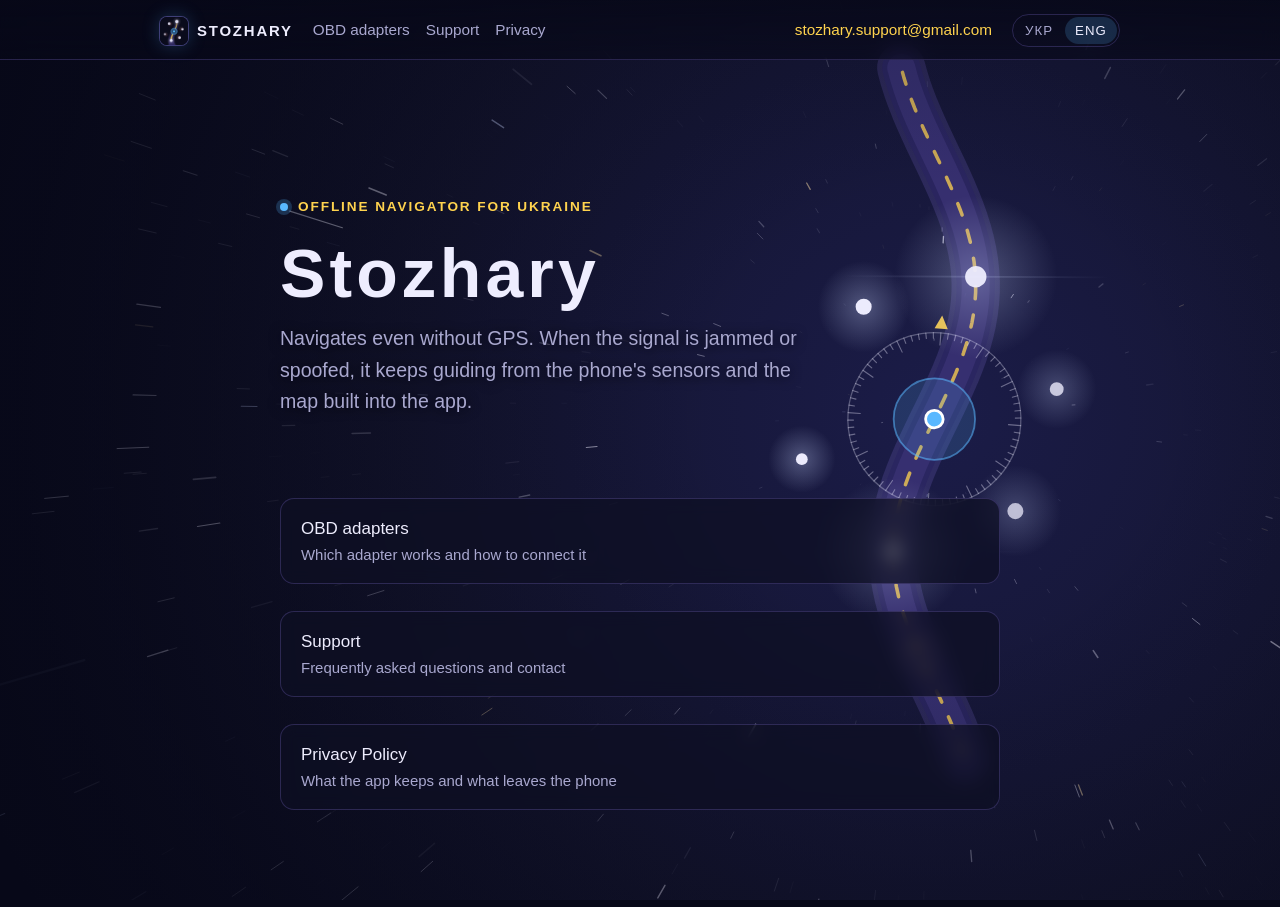
<file: index.html>
<!doctype html>
<html lang="uk">
<head>
<meta charset="utf-8">
<meta name="viewport" content="width=device-width,initial-scale=1">
<title>Stozhary</title>
<meta name="description" content="Stozhary — навігатор, що працює і без GPS.">
<meta name="theme-color" content="#12132B">
<link rel="alternate" hreflang="uk" href="https://structuredwriter.github.io/stozhary-site/">
<link rel="alternate" hreflang="en" href="https://structuredwriter.github.io/stozhary-site/en/">
<link rel="alternate" hreflang="x-default" href="https://structuredwriter.github.io/stozhary-site/en/">
<script>
(function(){var c;try{c=localStorage.getItem('stozhary-lang')}catch(e){}
if(location.hash==='#en')c='en';
if(!c){var ls=navigator.languages||[navigator.language||''],uk=false;for(var i=0;i<ls.length;i++){if(/^uk/i.test(ls[i]))uk=true}
c=(uk||/^(ru|be)/i.test(ls[0]||''))?'uk':'en'}
if(c==='en')location.replace('en/'+(location.hash==='#en'?'':location.hash))})();
</script>
<link rel="icon" href="assets/favicon.svg" type="image/svg+xml">
<link rel="icon" href="assets/favicon-32.png" sizes="32x32" type="image/png">
<link rel="apple-touch-icon" href="assets/apple-touch-icon.png">
<meta property="og:image" content="https://structuredwriter.github.io/stozhary-site/assets/icon-512.png">
<link rel="stylesheet" href="assets/site.css">
</head>
<body>
<canvas id="sky" data-focus="side" aria-hidden="true"></canvas>
<header class="top">
<a class="logo" href=""><img class="mark" src="assets/icon-64.png" alt="" width="28" height="28">Stozhary</a>
<nav aria-label="Розділи"><a href="adapters/">OBD-адаптери</a><a href="support/">Підтримка</a><a href="privacy/">Конфіденційність</a></nav>
<div class="langs"><span aria-current="true">УКР</span><a href="en/" hreflang="en" lang="en" data-lang="en">ENG</a></div>
<a class="mail" href="mailto:stozhary.support@gmail.com">stozhary.support@gmail.com</a>
</header>
<main>
<section class="hero">
<div class="brand">Офлайн-навігатор для України</div>
<h1>Stozhary</h1>
<p>Навігатор, що працює і без GPS. Коли сигнал глушать або підміняють, веде за датчиками телефона й мапою, яка вже є в застосунку.</p>
</section>
<ul class="links">
<li><a href="adapters/">OBD-адаптери<span>Який адаптер підходить і як його підключити</span></a></li>
<li><a href="support/">Підтримка<span>Часті запитання й контакт</span></a></li>
<li><a href="privacy/">Політика конфіденційності<span>Що застосунок зберігає і що виходить за межі телефона</span></a></li>
</ul>
</main>
<script src="assets/sky.js"></script>
</body>
</html>
</file>
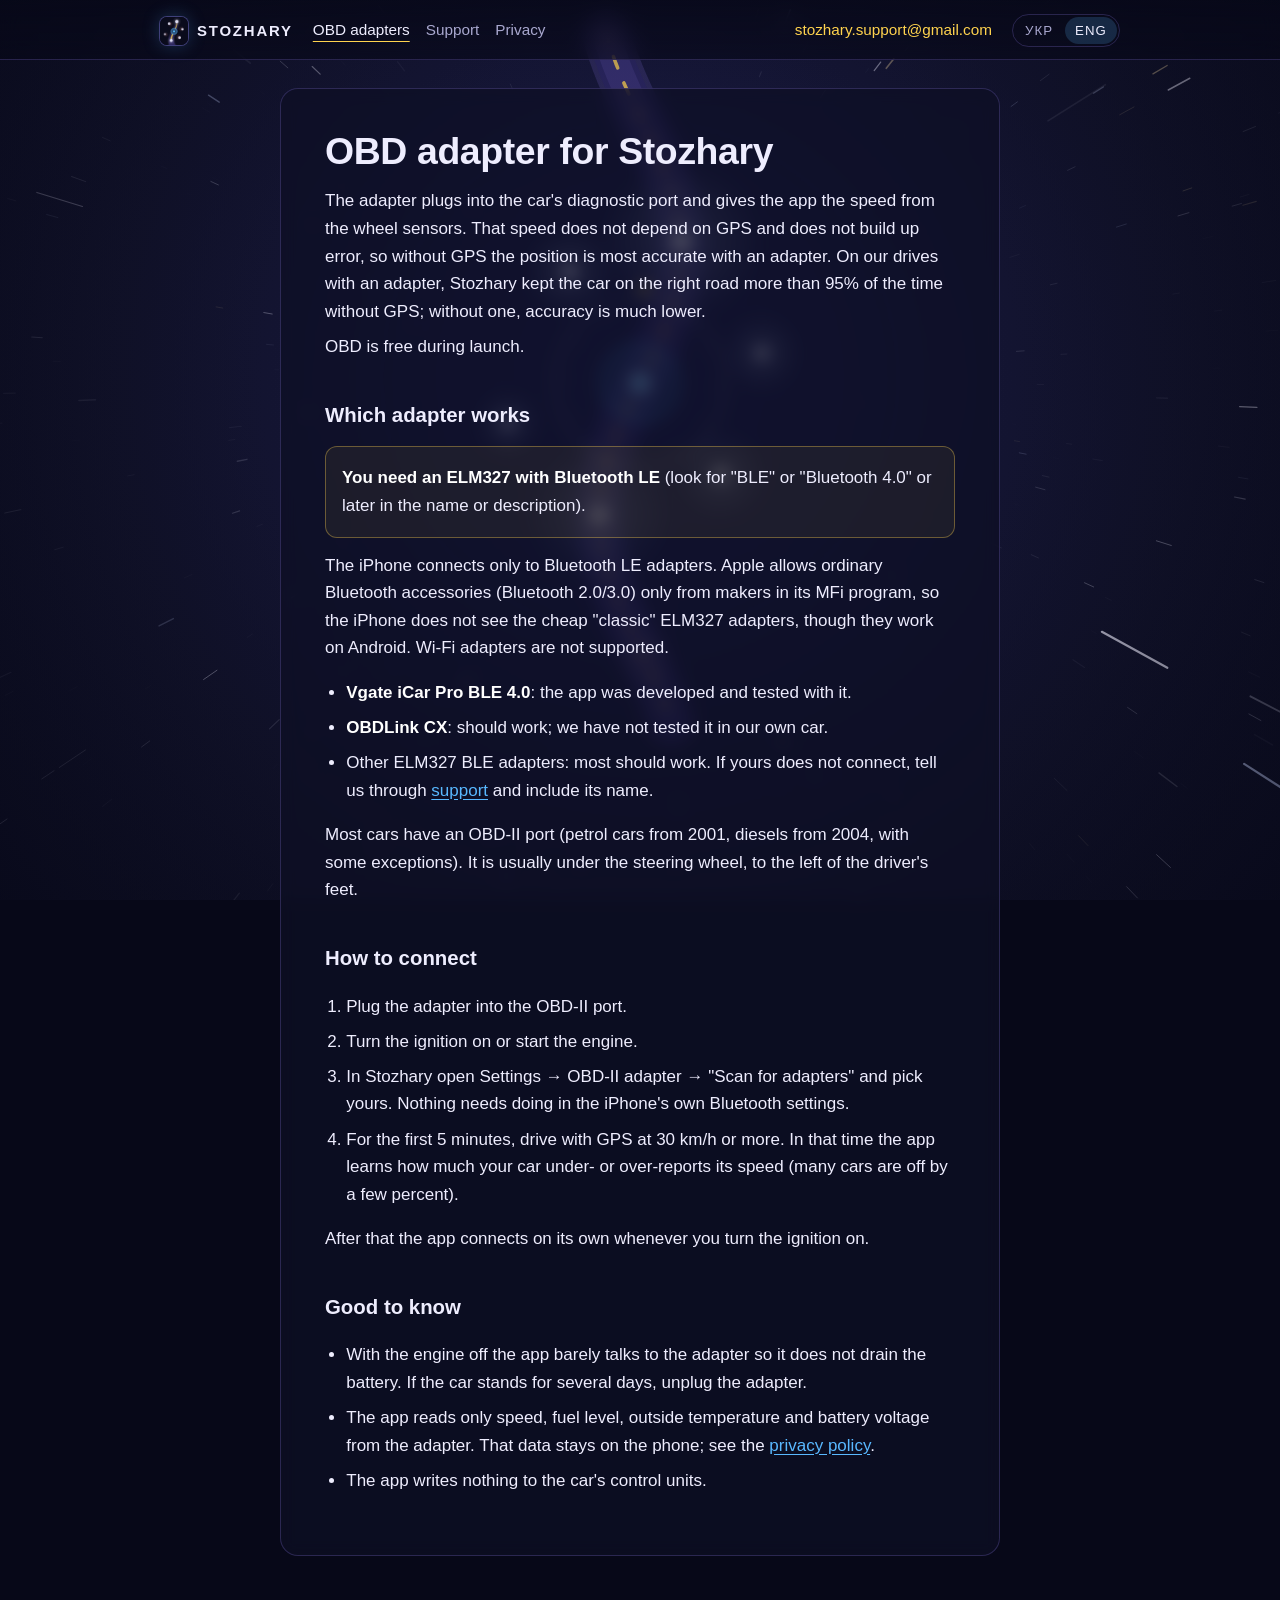
<file: adapters/index.html>
<!doctype html>
<html lang="uk">
<head>
<meta charset="utf-8">
<meta name="viewport" content="width=device-width,initial-scale=1">
<title>OBD-адаптери · Stozhary</title>
<meta name="description" content="Які OBD-адаптери підходять для Stozhary і як їх підключити.">
<meta name="theme-color" content="#12132B">
<link rel="alternate" hreflang="uk" href="https://structuredwriter.github.io/stozhary-site/adapters/">
<link rel="alternate" hreflang="en" href="https://structuredwriter.github.io/stozhary-site/en/adapters/">
<link rel="alternate" hreflang="x-default" href="https://structuredwriter.github.io/stozhary-site/en/adapters/">
<script>
(function(){var c;try{c=localStorage.getItem('stozhary-lang')}catch(e){}
if(location.hash==='#en')c='en';
if(!c){var ls=navigator.languages||[navigator.language||''],uk=false;for(var i=0;i<ls.length;i++){if(/^uk/i.test(ls[i]))uk=true}
c=(uk||/^(ru|be)/i.test(ls[0]||''))?'uk':'en'}
if(c==='en')location.replace('../en/adapters/'+(location.hash==='#en'?'':location.hash))})();
</script>
<link rel="icon" href="../assets/favicon.svg" type="image/svg+xml">
<link rel="icon" href="../assets/favicon-32.png" sizes="32x32" type="image/png">
<link rel="apple-touch-icon" href="../assets/apple-touch-icon.png">
<meta property="og:image" content="https://structuredwriter.github.io/stozhary-site/assets/icon-512.png">
<link rel="stylesheet" href="../assets/site.css">
</head>
<body>
<canvas id="sky" aria-hidden="true"></canvas>
<header class="top">
<a class="logo" href="../"><img class="mark" src="../assets/icon-64.png" alt="" width="28" height="28">Stozhary</a>
<nav aria-label="Розділи"><a href="../adapters/" aria-current="page">OBD-адаптери</a><a href="../support/">Підтримка</a><a href="../privacy/">Конфіденційність</a></nav>
<div class="langs"><span aria-current="true">УКР</span><a href="../en/adapters/" hreflang="en" lang="en" data-lang="en">ENG</a></div>
<a class="mail" href="mailto:stozhary.support@gmail.com">stozhary.support@gmail.com</a>
</header>
<main>
<div class="sheet">
<h1>OBD-адаптер для Stozhary</h1>
<p>Адаптер вставляється в діагностичний роз’єм авто й передає застосунку швидкість з датчиків коліс. Вона не залежить від GPS і не накопичує похибку, тому без GPS позиція з адаптером найточніша. З адаптером Stozhary на наших поїздках тримав авто на правильній дорозі понад 95% часу без GPS, без адаптера точність значно нижча.</p>
<p>OBD безкоштовний на час запуску.</p>

<h2>Який адаптер підходить</h2>
<div class="box">
<p><strong>Потрібен ELM327 з Bluetooth LE</strong> (у назві чи описі: «BLE», «Bluetooth 4.0» або новіший).</p>
</div>
<p>iPhone з’єднується лише з адаптерами Bluetooth LE. Звичайні Bluetooth-адаптери (Bluetooth 2.0/3.0) Apple дозволяє тільки виробникам із сертифікацією MFi, тому дешеві «класичні» ELM327 iPhone не бачить, хоч на Android вони працюють. Адаптери з Wi-Fi Stozhary не підтримує.</p>
<ul>
<li><strong>Vgate iCar Pro BLE 4.0</strong>: на ньому розроблено й перевірено застосунок.</li>
<li><strong>OBDLink CX</strong>: має працювати, на власному авто ми його не перевіряли.</li>
<li>Інші ELM327 BLE: більшість мають працювати. Якщо ваш адаптер не з’єднується, напишіть нам через <a href="../support/">підтримку</a>, вказавши його назву.</li>
</ul>
<p>Роз’єм OBD-II є в усіх легкових авто з бензиновим двигуном від 2001 року і з дизельним від 2004 року (у більшості моделей, але не в усіх). Зазвичай він під кермом, ліворуч від ніг водія.</p>

<h2>Як підключити</h2>
<ol>
<li>Вставте адаптер у роз’єм OBD-II.</li>
<li>Увімкніть запалювання або заведіть двигун.</li>
<li>У Stozhary відкрийте Налаштування → OBD-II адаптер → «Знайти адаптери» й оберіть свій. У налаштуваннях Bluetooth самого iPhone нічого робити не потрібно.</li>
<li>Перші 5 хвилин проїдьте з GPS на швидкості від 30 км/год. За цей час застосунок вивчить, наскільки ваше авто занижує чи завищує швидкість (у багатьох авто на кілька відсотків).</li>
</ol>
<p>Далі застосунок підключається сам, щойно ви вмикаєте запалювання.</p>

<h2>Що ще варто знати</h2>
<ul>
<li>Коли двигун вимкнено, застосунок майже не звертається до адаптера, щоб не розряджати акумулятор. Якщо авто стоїть кілька днів, адаптер краще вийняти.</li>
<li>З адаптера застосунок бере лише швидкість, рівень пального, температуру повітря й напругу акумулятора. Ці дані лишаються на телефоні, див. <a href="../privacy/">політику конфіденційності</a>.</li>
<li>Застосунок нічого не записує в блоки керування авто.</li>
</ul>
</div>
</main>
<script src="../assets/sky.js"></script>
</body>
</html>
</file>
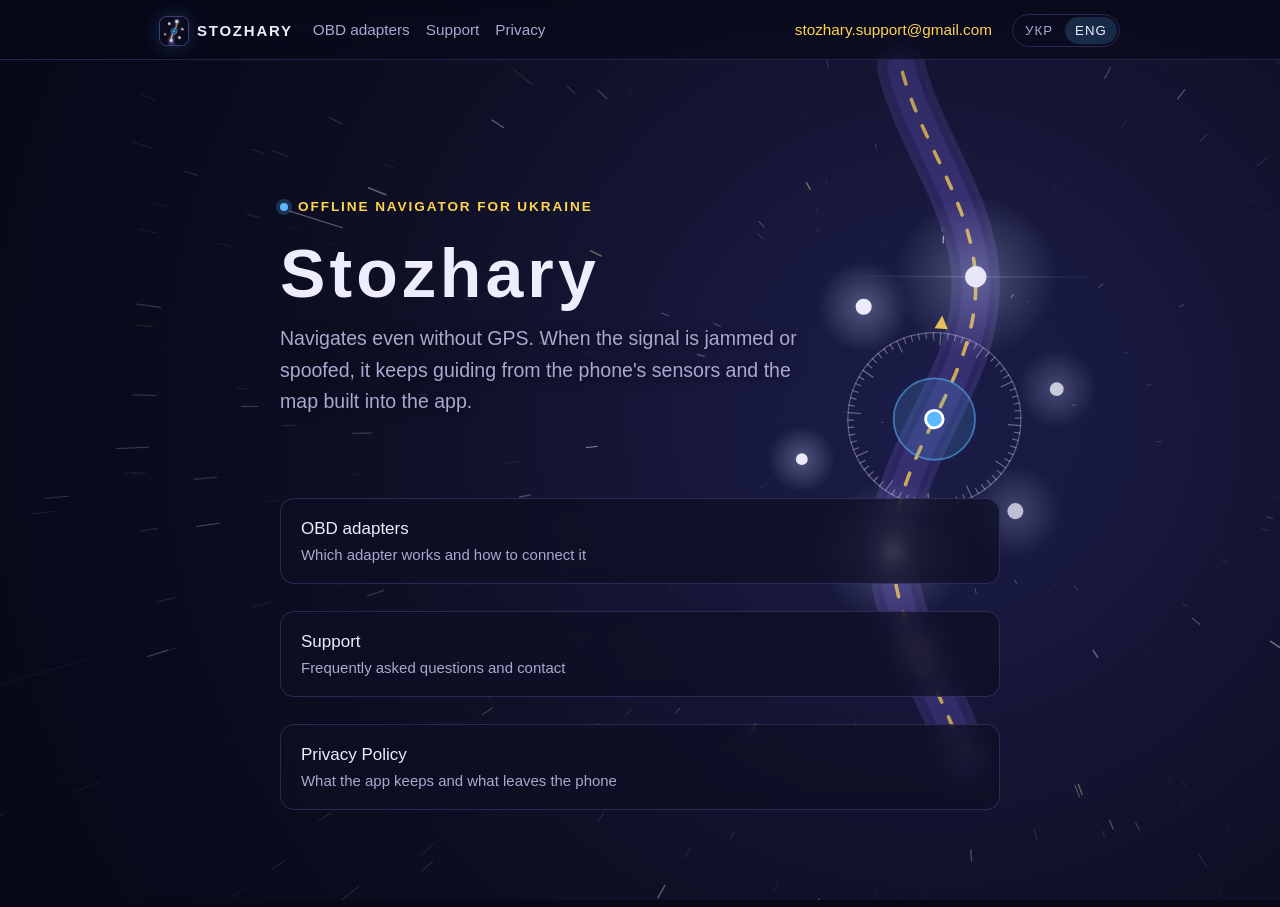
<file: en/index.html>
<!doctype html>
<html lang="en">
<head>
<meta charset="utf-8">
<meta name="viewport" content="width=device-width,initial-scale=1">
<title>Stozhary</title>
<meta name="description" content="Stozhary navigates even without GPS.">
<meta name="theme-color" content="#12132B">
<link rel="alternate" hreflang="uk" href="https://structuredwriter.github.io/stozhary-site/">
<link rel="alternate" hreflang="en" href="https://structuredwriter.github.io/stozhary-site/en/">
<link rel="alternate" hreflang="x-default" href="https://structuredwriter.github.io/stozhary-site/en/">
<link rel="icon" href="../assets/favicon.svg" type="image/svg+xml">
<link rel="icon" href="../assets/favicon-32.png" sizes="32x32" type="image/png">
<link rel="apple-touch-icon" href="../assets/apple-touch-icon.png">
<meta property="og:image" content="https://structuredwriter.github.io/stozhary-site/assets/icon-512.png">
<link rel="stylesheet" href="../assets/site.css">
</head>
<body>
<canvas id="sky" data-focus="side" aria-hidden="true"></canvas>
<header class="top">
<a class="logo" href="../en/"><img class="mark" src="../assets/icon-64.png" alt="" width="28" height="28">Stozhary</a>
<nav aria-label="Sections"><a href="../en/adapters/">OBD adapters</a><a href="../en/support/">Support</a><a href="../en/privacy/">Privacy</a></nav>
<div class="langs"><a href="../" hreflang="uk" lang="uk" data-lang="uk">УКР</a><span aria-current="true">ENG</span></div>
<a class="mail" href="mailto:stozhary.support@gmail.com">stozhary.support@gmail.com</a>
</header>
<main>
<section class="hero">
<div class="brand">Offline navigator for Ukraine</div>
<h1>Stozhary</h1>
<p>Navigates even without GPS. When the signal is jammed or spoofed, it keeps guiding from the phone's sensors and the map built into the app.</p>
</section>
<ul class="links">
<li><a href="adapters/">OBD adapters<span>Which adapter works and how to connect it</span></a></li>
<li><a href="support/">Support<span>Frequently asked questions and contact</span></a></li>
<li><a href="privacy/">Privacy Policy<span>What the app keeps and what leaves the phone</span></a></li>
</ul>
</main>
<script src="../assets/sky.js"></script>
</body>
</html>
</file>
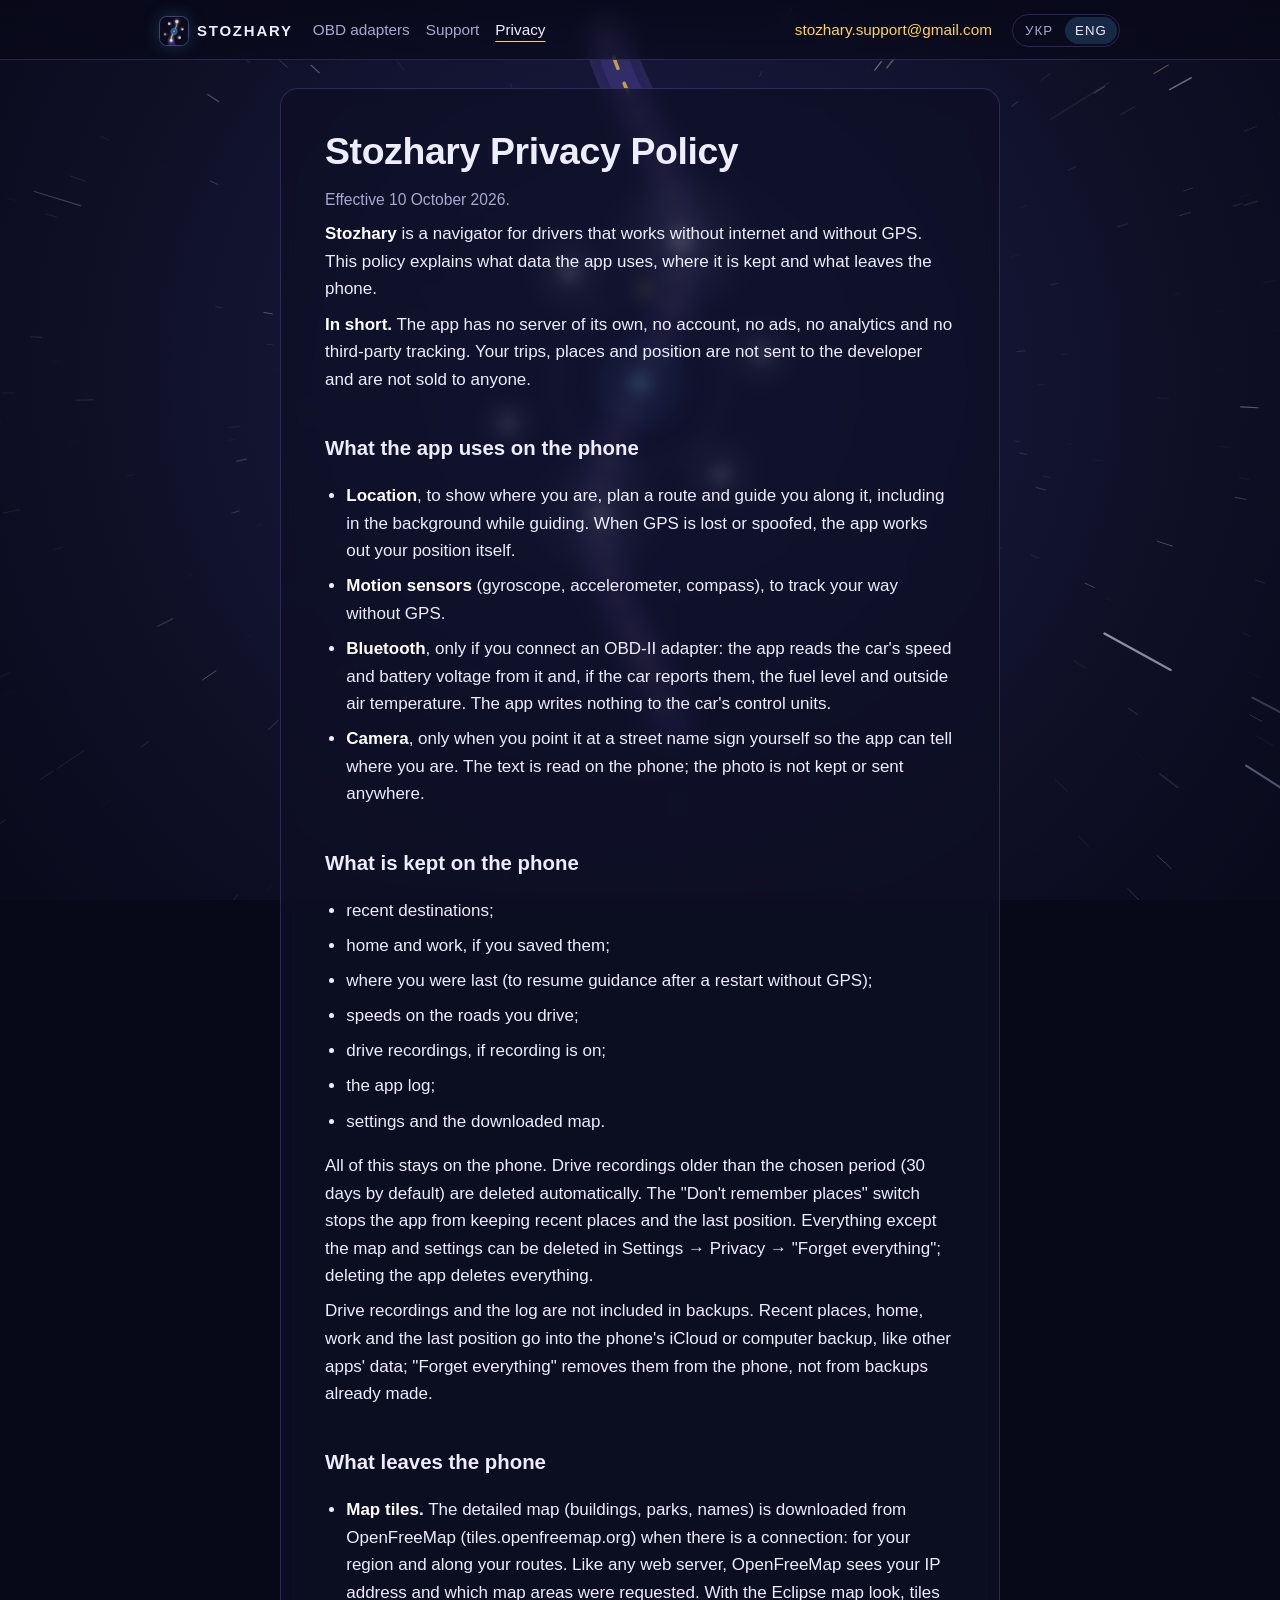
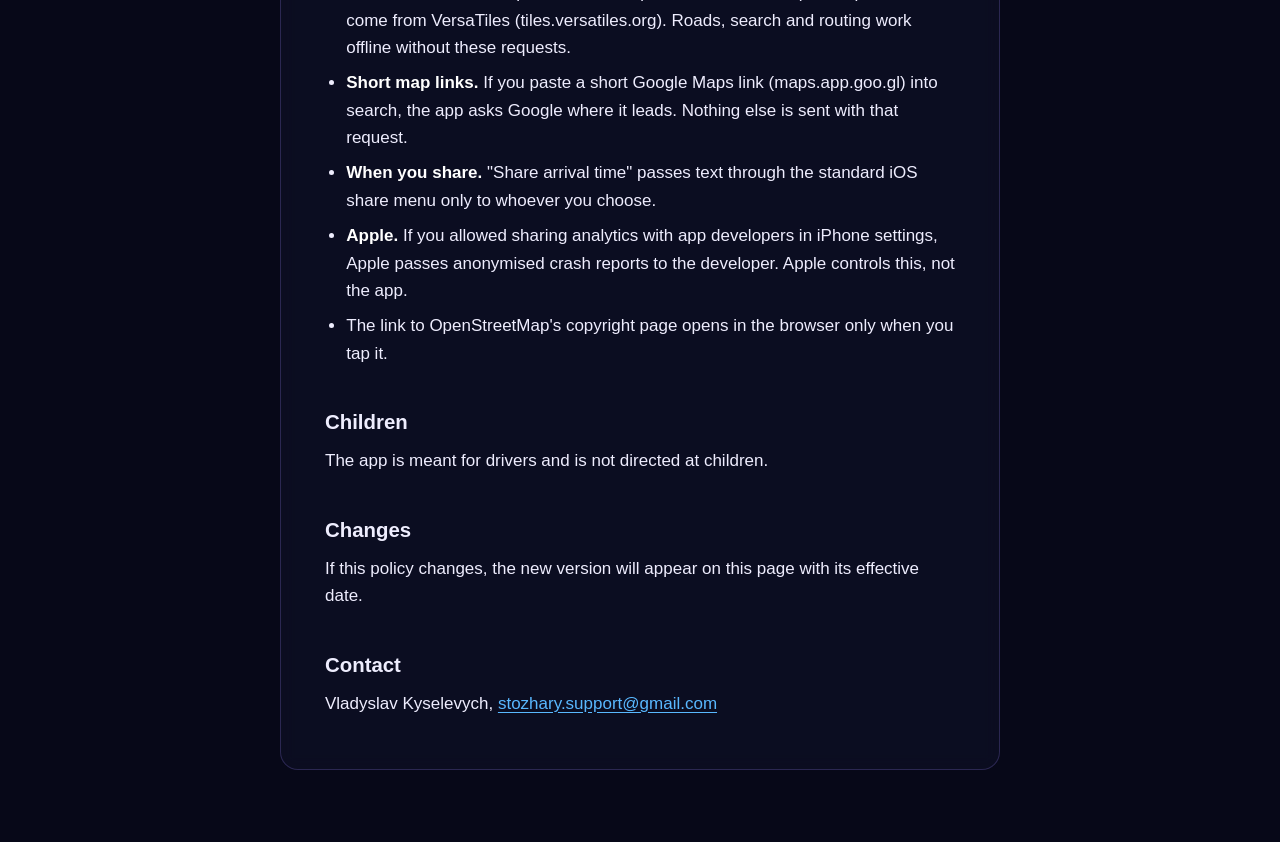
<file: privacy/index.html>
<!doctype html>
<html lang="uk">
<head>
<meta charset="utf-8">
<meta name="viewport" content="width=device-width,initial-scale=1">
<title>Політика конфіденційності · Stozhary</title>
<meta name="description" content="Політика конфіденційності застосунку Stozhary.">
<meta name="theme-color" content="#12132B">
<link rel="alternate" hreflang="uk" href="https://structuredwriter.github.io/stozhary-site/privacy/">
<link rel="alternate" hreflang="en" href="https://structuredwriter.github.io/stozhary-site/en/privacy/">
<link rel="alternate" hreflang="x-default" href="https://structuredwriter.github.io/stozhary-site/en/privacy/">
<script>
(function(){var c;try{c=localStorage.getItem('stozhary-lang')}catch(e){}
if(location.hash==='#en')c='en';
if(!c){var ls=navigator.languages||[navigator.language||''],uk=false;for(var i=0;i<ls.length;i++){if(/^uk/i.test(ls[i]))uk=true}
c=(uk||/^(ru|be)/i.test(ls[0]||''))?'uk':'en'}
if(c==='en')location.replace('../en/privacy/'+(location.hash==='#en'?'':location.hash))})();
</script>
<link rel="icon" href="../assets/favicon.svg" type="image/svg+xml">
<link rel="icon" href="../assets/favicon-32.png" sizes="32x32" type="image/png">
<link rel="apple-touch-icon" href="../assets/apple-touch-icon.png">
<meta property="og:image" content="https://structuredwriter.github.io/stozhary-site/assets/icon-512.png">
<link rel="stylesheet" href="../assets/site.css">
</head>
<body>
<canvas id="sky" aria-hidden="true"></canvas>
<header class="top">
<a class="logo" href="../"><img class="mark" src="../assets/icon-64.png" alt="" width="28" height="28">Stozhary</a>
<nav aria-label="Розділи"><a href="../adapters/">OBD-адаптери</a><a href="../support/">Підтримка</a><a href="../privacy/" aria-current="page">Конфіденційність</a></nav>
<div class="langs"><span aria-current="true">УКР</span><a href="../en/privacy/" hreflang="en" lang="en" data-lang="en">ENG</a></div>
<a class="mail" href="mailto:stozhary.support@gmail.com">stozhary.support@gmail.com</a>
</header>
<main>
<div class="sheet">
<h1>Політика конфіденційності Stozhary</h1>
<p class="muted">Набуває чинності 10 жовтня 2026 року.</p>

<p><strong>Stozhary</strong> — навігатор для водіїв, який працює без інтернету й без GPS. Ця політика пояснює, які дані застосунок використовує, де вони зберігаються і що виходить за межі телефона.</p>

<p><strong>Коротко.</strong> У застосунку немає власного сервера, облікового запису, реклами, аналітики чи сторонніх засобів стеження. Ваші поїздки, місця й позиція не надсилаються розробникові й нікому не продаються.</p>

<h2>Що застосунок використовує на телефоні</h2>
<ul>
<li><strong>Геолокація.</strong> Щоб показувати, де ви, будувати маршрут і вести за ним, зокрема у фоні під час ведення. Коли GPS зникає або його підмінюють, застосунок рахує позицію сам.</li>
<li><strong>Датчики руху</strong> (гіроскоп, акселерометр, компас). Щоб рахувати шлях без GPS.</li>
<li><strong>Bluetooth.</strong> Лише якщо ви підключите адаптер OBD-II: застосунок читає з нього швидкість авто, напругу акумулятора і, якщо авто їх передає, рівень пального й температуру повітря. Застосунок нічого не записує в блоки керування авто.</li>
<li><strong>Камера.</strong> Лише коли ви самі наводите її на табличку з назвою вулиці, щоб застосунок дізнався, де ви. Текст розпізнається на телефоні, фото не зберігається й нікуди не надсилається.</li>
</ul>

<h2>Що зберігається на телефоні</h2>
<ul>
<li>нещодавні місця призначення;</li>
<li>дім і робота, якщо ви їх зберегли;</li>
<li>де ви були востаннє (щоб продовжити ведення після перезапуску без GPS);</li>
<li>швидкості на дорогах, якими ви їздите;</li>
<li>записи поїздок, якщо запис увімкнено;</li>
<li>журнал застосунку;</li>
<li>налаштування й завантажена мапа.</li>
</ul>
<p>Усе це лишається на телефоні. Записи поїздок старші за обраний строк (за замовчуванням 30 днів) видаляються самі. Перемикач «Не запам’ятовувати місця» вимикає збереження нещодавніх місць і останньої позиції. Видалити все, крім мапи й налаштувань, можна в Налаштування → Конфіденційність → «Забути все»; видалення застосунку видаляє все.</p>
<p>Записи поїздок і журнал у резервні копії не потрапляють. Нещодавні місця, дім і робота та остання позиція потрапляють у резервну копію телефона в iCloud або на комп’ютері, як і дані інших застосунків; «Забути все» прибирає їх з телефона, але не з уже зроблених копій.</p>

<h2>Що виходить за межі телефона</h2>
<ul>
<li><strong>Плитки мапи.</strong> Детальний вигляд мапи (будівлі, парки, назви) застосунок завантажує з OpenFreeMap (tiles.openfreemap.org), коли є інтернет: для вашої області й смугою вздовж маршрутів. Як і будь-який вебсервер, OpenFreeMap бачить вашу IP-адресу й те, які ділянки мапи запитано. Якщо обрати вигляд мапи Eclipse, плитки йдуть з VersaTiles (tiles.versatiles.org). Дороги, пошук і маршрути працюють без інтернету й без цих запитів.</li>
<li><strong>Короткі посилання на мапи.</strong> Якщо ви вставите в пошук коротке посилання Google Maps (maps.app.goo.gl), застосунок звертається за ним до Google, щоб дізнатися, на яке місце воно веде. Інших даних разом із цим запитом не передається.</li>
<li><strong>Коли ви самі ділитеся.</strong> «Поділитися часом прибуття» передає текст через стандартне меню iOS лише тому, кого ви оберете.</li>
<li><strong>Apple.</strong> Якщо ви дозволили в налаштуваннях iPhone ділитися аналітикою з розробниками, Apple передає розробникові знеособлені звіти про збої. Цим керує Apple, а не застосунок.</li>
<li>Посилання на сторінку авторських прав OpenStreetMap відкривається в браузері, лише коли ви його торкнетеся.</li>
</ul>

<h2>Діти</h2>
<p>Застосунок призначений для водіїв і не орієнтований на дітей.</p>

<h2>Зміни</h2>
<p>Якщо політика зміниться, нова версія з’явиться на цій сторінці з датою набуття чинності.</p>

<h2>Контакти</h2>
<p>Vladyslav Kyselevych, <a href="mailto:stozhary.support@gmail.com">stozhary.support@gmail.com</a></p>
</div>
</main>
<script src="../assets/sky.js"></script>
</body>
</html>
</file>
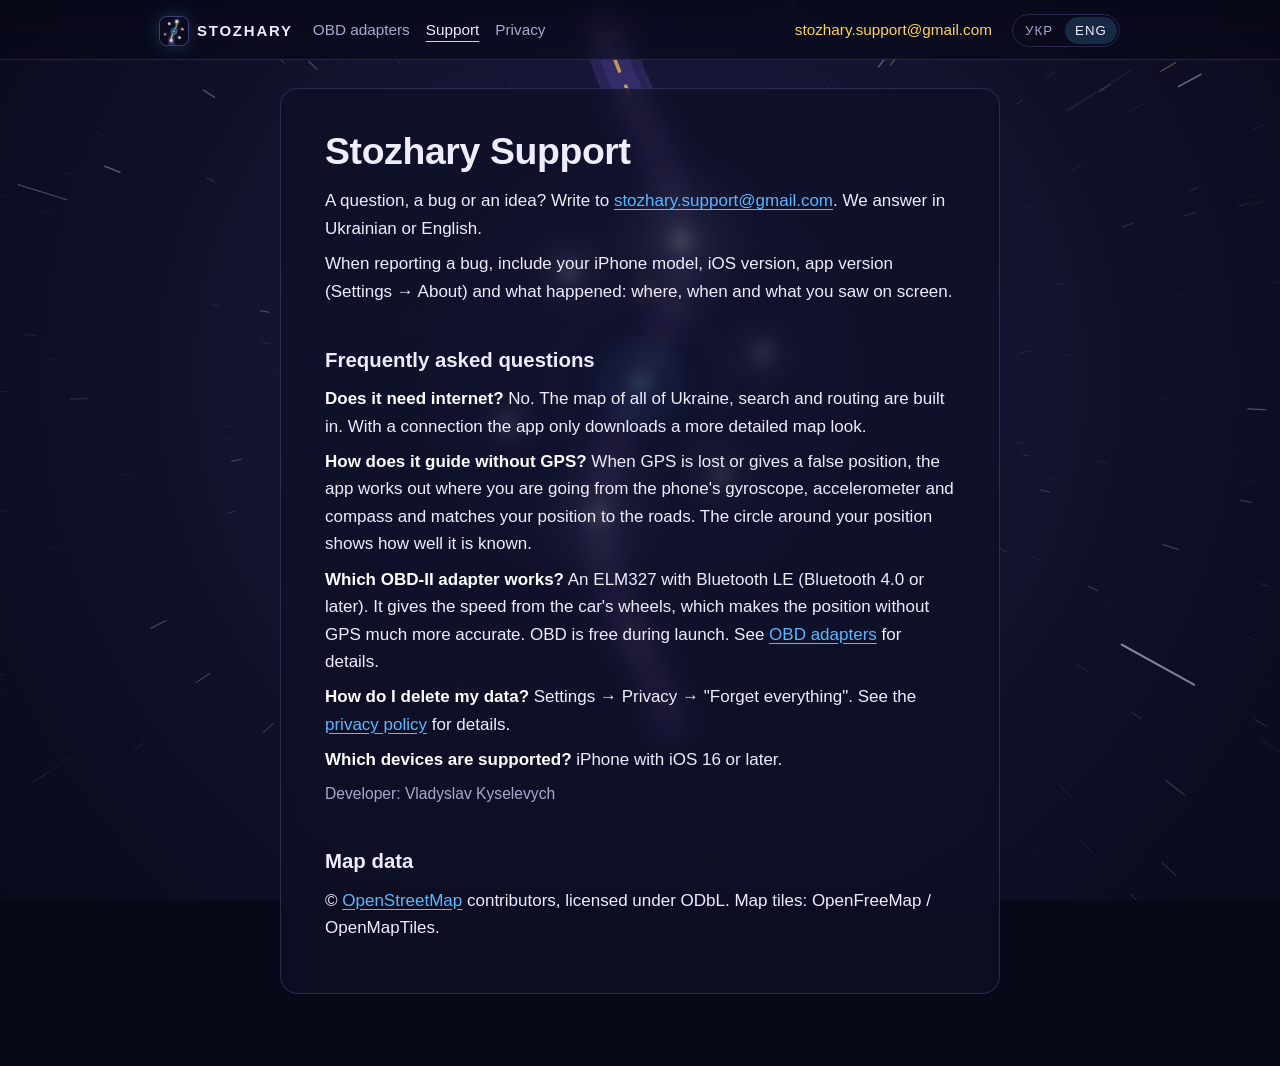
<file: support/index.html>
<!doctype html>
<html lang="uk">
<head>
<meta charset="utf-8">
<meta name="viewport" content="width=device-width,initial-scale=1">
<title>Підтримка · Stozhary</title>
<meta name="description" content="Підтримка застосунку Stozhary.">
<meta name="theme-color" content="#12132B">
<link rel="alternate" hreflang="uk" href="https://structuredwriter.github.io/stozhary-site/support/">
<link rel="alternate" hreflang="en" href="https://structuredwriter.github.io/stozhary-site/en/support/">
<link rel="alternate" hreflang="x-default" href="https://structuredwriter.github.io/stozhary-site/en/support/">
<script>
(function(){var c;try{c=localStorage.getItem('stozhary-lang')}catch(e){}
if(location.hash==='#en')c='en';
if(!c){var ls=navigator.languages||[navigator.language||''],uk=false;for(var i=0;i<ls.length;i++){if(/^uk/i.test(ls[i]))uk=true}
c=(uk||/^(ru|be)/i.test(ls[0]||''))?'uk':'en'}
if(c==='en')location.replace('../en/support/'+(location.hash==='#en'?'':location.hash))})();
</script>
<link rel="icon" href="../assets/favicon.svg" type="image/svg+xml">
<link rel="icon" href="../assets/favicon-32.png" sizes="32x32" type="image/png">
<link rel="apple-touch-icon" href="../assets/apple-touch-icon.png">
<meta property="og:image" content="https://structuredwriter.github.io/stozhary-site/assets/icon-512.png">
<link rel="stylesheet" href="../assets/site.css">
</head>
<body>
<canvas id="sky" aria-hidden="true"></canvas>
<header class="top">
<a class="logo" href="../"><img class="mark" src="../assets/icon-64.png" alt="" width="28" height="28">Stozhary</a>
<nav aria-label="Розділи"><a href="../adapters/">OBD-адаптери</a><a href="../support/" aria-current="page">Підтримка</a><a href="../privacy/">Конфіденційність</a></nav>
<div class="langs"><span aria-current="true">УКР</span><a href="../en/support/" hreflang="en" lang="en" data-lang="en">ENG</a></div>
<a class="mail" href="mailto:stozhary.support@gmail.com">stozhary.support@gmail.com</a>
</header>
<main>
<div class="sheet">
<h1>Підтримка Stozhary</h1>
<p>Питання, помилка чи пропозиція? Напишіть на <a href="mailto:stozhary.support@gmail.com">stozhary.support@gmail.com</a>. Відповідаємо українською або англійською.</p>
<p>Якщо пишете про помилку, вкажіть модель iPhone, версію iOS, версію застосунку (Налаштування → Про застосунок) і що саме сталося: де, коли і що ви бачили на екрані.</p>

<h2>Часті запитання</h2>
<p><strong>Чи потрібен інтернет?</strong> Ні. Мапа всієї України, пошук і побудова маршрутів уже в застосунку. З інтернетом застосунок лише довантажує детальніший вигляд мапи.</p>
<p><strong>Як він веде без GPS?</strong> Коли GPS зникає або дає хибну позицію, застосунок рахує, куди ви їдете, за гіроскопом, акселерометром і компасом телефона й прив’язує позицію до доріг. Кільце навколо позиції показує, наскільки точно вона відома.</p>
<p><strong>Який адаптер OBD-II підходить?</strong> ELM327 з Bluetooth LE (Bluetooth 4.0 і новіший). Адаптер передає швидкість з коліс авто, і без GPS позиція стає значно точнішою. OBD безкоштовний на час запуску. Докладніше на сторінці <a href="../adapters/">про OBD-адаптери</a>.</p>
<p><strong>Як видалити свої дані?</strong> Налаштування → Конфіденційність → «Забути все». Докладніше в <a href="../privacy/">політиці конфіденційності</a>.</p>
<p><strong>На яких пристроях працює?</strong> На iPhone з iOS 16 або новішою.</p>

<p class="muted">Розробник: Vladyslav Kyselevych</p>

<h2>Дані мапи</h2>
<p>© учасники <a href="https://www.openstreetmap.org/copyright">OpenStreetMap</a>, ліцензія ODbL. Вигляд мапи: OpenFreeMap / OpenMapTiles.</p>
</div>
</main>
<script src="../assets/sky.js"></script>
</body>
</html>
</file>
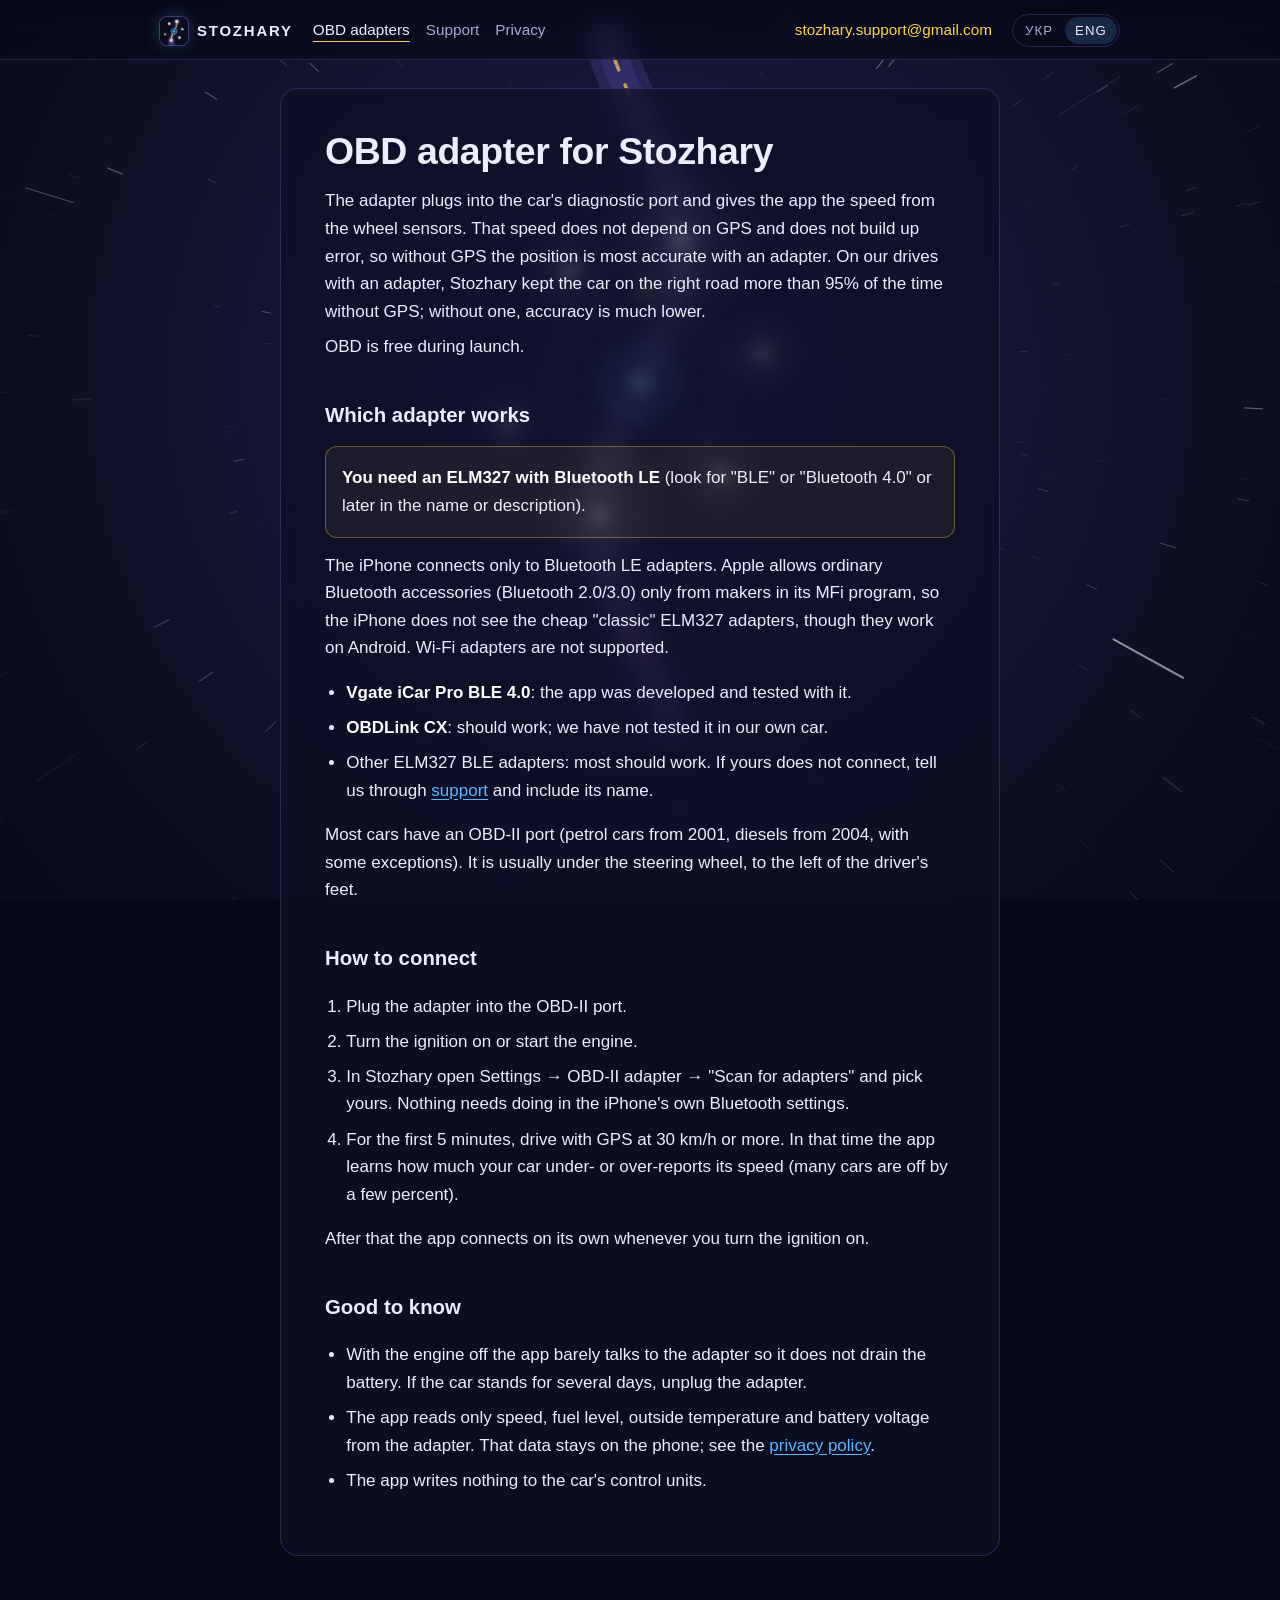
<file: en/adapters/index.html>
<!doctype html>
<html lang="en">
<head>
<meta charset="utf-8">
<meta name="viewport" content="width=device-width,initial-scale=1">
<title>OBD adapters · Stozhary</title>
<meta name="description" content="Which OBD adapters work with Stozhary and how to connect them.">
<meta name="theme-color" content="#12132B">
<link rel="alternate" hreflang="uk" href="https://structuredwriter.github.io/stozhary-site/adapters/">
<link rel="alternate" hreflang="en" href="https://structuredwriter.github.io/stozhary-site/en/adapters/">
<link rel="alternate" hreflang="x-default" href="https://structuredwriter.github.io/stozhary-site/en/adapters/">
<link rel="icon" href="../../assets/favicon.svg" type="image/svg+xml">
<link rel="icon" href="../../assets/favicon-32.png" sizes="32x32" type="image/png">
<link rel="apple-touch-icon" href="../../assets/apple-touch-icon.png">
<meta property="og:image" content="https://structuredwriter.github.io/stozhary-site/assets/icon-512.png">
<link rel="stylesheet" href="../../assets/site.css">
</head>
<body>
<canvas id="sky" aria-hidden="true"></canvas>
<header class="top">
<a class="logo" href="../../en/"><img class="mark" src="../../assets/icon-64.png" alt="" width="28" height="28">Stozhary</a>
<nav aria-label="Sections"><a href="../../en/adapters/" aria-current="page">OBD adapters</a><a href="../../en/support/">Support</a><a href="../../en/privacy/">Privacy</a></nav>
<div class="langs"><a href="../../adapters/" hreflang="uk" lang="uk" data-lang="uk">УКР</a><span aria-current="true">ENG</span></div>
<a class="mail" href="mailto:stozhary.support@gmail.com">stozhary.support@gmail.com</a>
</header>
<main>
<div class="sheet">
<h1>OBD adapter for Stozhary</h1>
<p>The adapter plugs into the car's diagnostic port and gives the app the speed from the wheel sensors. That speed does not depend on GPS and does not build up error, so without GPS the position is most accurate with an adapter. On our drives with an adapter, Stozhary kept the car on the right road more than 95% of the time without GPS; without one, accuracy is much lower.</p>
<p>OBD is free during launch.</p>

<h2>Which adapter works</h2>
<div class="box">
<p><strong>You need an ELM327 with Bluetooth LE</strong> (look for "BLE" or "Bluetooth 4.0" or later in the name or description).</p>
</div>
<p>The iPhone connects only to Bluetooth LE adapters. Apple allows ordinary Bluetooth accessories (Bluetooth 2.0/3.0) only from makers in its MFi program, so the iPhone does not see the cheap "classic" ELM327 adapters, though they work on Android. Wi-Fi adapters are not supported.</p>
<ul>
<li><strong>Vgate iCar Pro BLE 4.0</strong>: the app was developed and tested with it.</li>
<li><strong>OBDLink CX</strong>: should work; we have not tested it in our own car.</li>
<li>Other ELM327 BLE adapters: most should work. If yours does not connect, tell us through <a href="../support/">support</a> and include its name.</li>
</ul>
<p>Most cars have an OBD-II port (petrol cars from 2001, diesels from 2004, with some exceptions). It is usually under the steering wheel, to the left of the driver's feet.</p>

<h2>How to connect</h2>
<ol>
<li>Plug the adapter into the OBD-II port.</li>
<li>Turn the ignition on or start the engine.</li>
<li>In Stozhary open Settings → OBD-II adapter → "Scan for adapters" and pick yours. Nothing needs doing in the iPhone's own Bluetooth settings.</li>
<li>For the first 5 minutes, drive with GPS at 30 km/h or more. In that time the app learns how much your car under- or over-reports its speed (many cars are off by a few percent).</li>
</ol>
<p>After that the app connects on its own whenever you turn the ignition on.</p>

<h2>Good to know</h2>
<ul>
<li>With the engine off the app barely talks to the adapter so it does not drain the battery. If the car stands for several days, unplug the adapter.</li>
<li>The app reads only speed, fuel level, outside temperature and battery voltage from the adapter. That data stays on the phone; see the <a href="../privacy/">privacy policy</a>.</li>
<li>The app writes nothing to the car's control units.</li>
</ul>
</div>
</main>
<script src="../../assets/sky.js"></script>
</body>
</html>
</file>
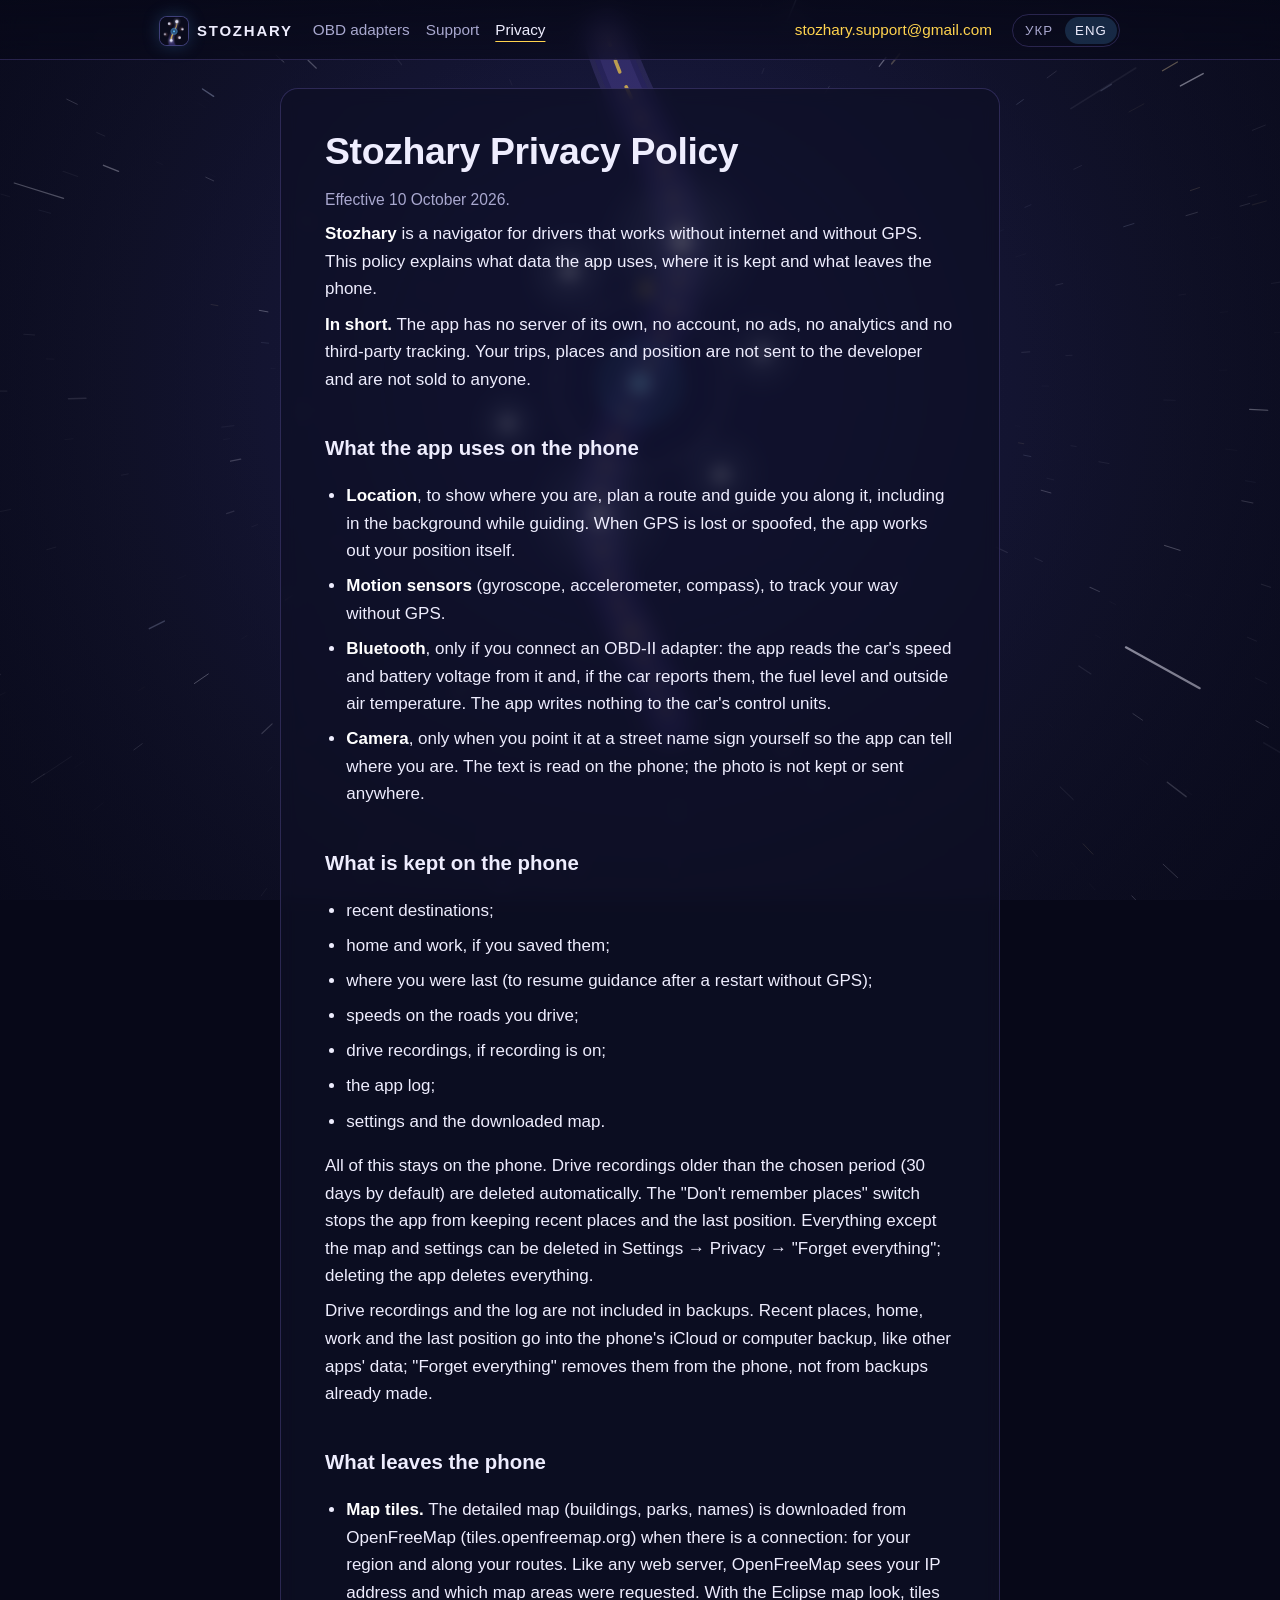
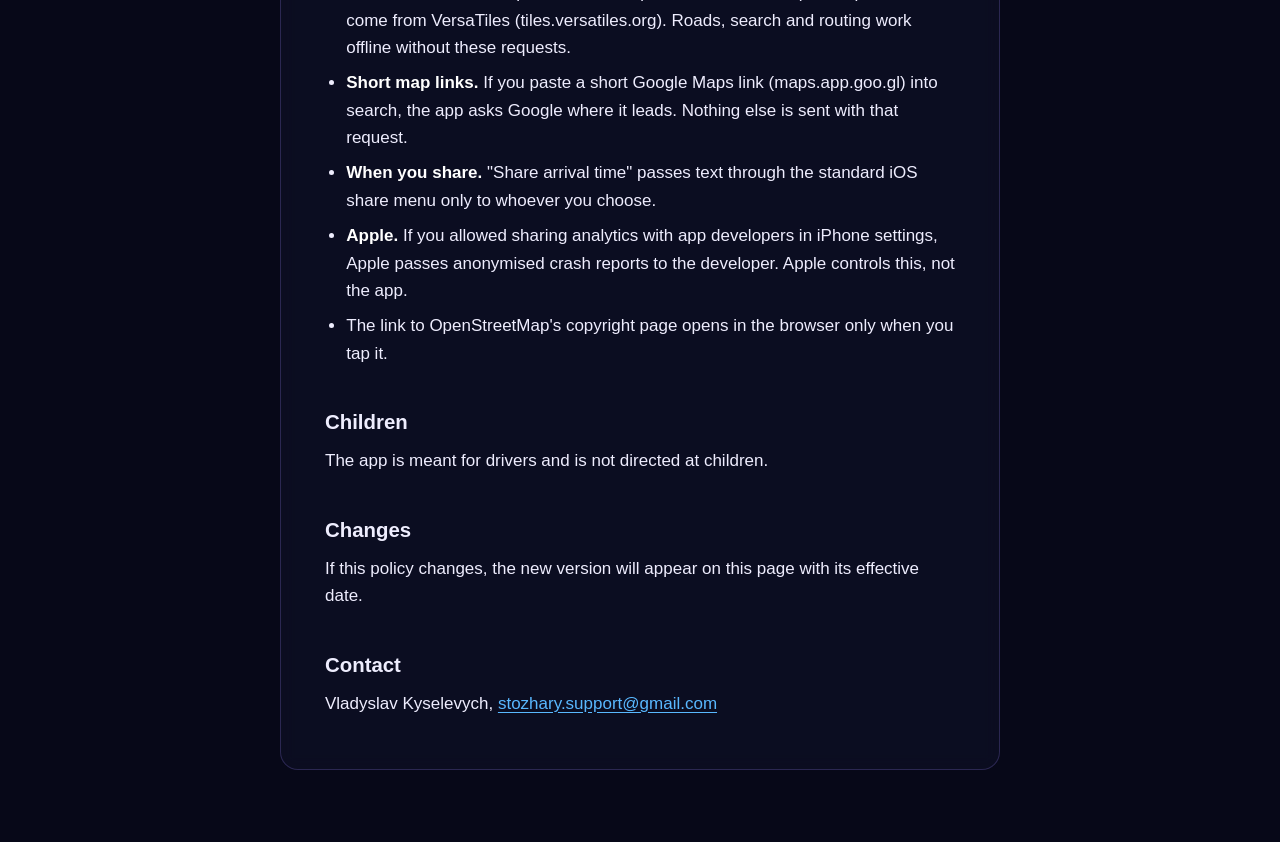
<file: en/privacy/index.html>
<!doctype html>
<html lang="en">
<head>
<meta charset="utf-8">
<meta name="viewport" content="width=device-width,initial-scale=1">
<title>Privacy Policy · Stozhary</title>
<meta name="description" content="Privacy Policy of the Stozhary app.">
<meta name="theme-color" content="#12132B">
<link rel="alternate" hreflang="uk" href="https://structuredwriter.github.io/stozhary-site/privacy/">
<link rel="alternate" hreflang="en" href="https://structuredwriter.github.io/stozhary-site/en/privacy/">
<link rel="alternate" hreflang="x-default" href="https://structuredwriter.github.io/stozhary-site/en/privacy/">
<link rel="icon" href="../../assets/favicon.svg" type="image/svg+xml">
<link rel="icon" href="../../assets/favicon-32.png" sizes="32x32" type="image/png">
<link rel="apple-touch-icon" href="../../assets/apple-touch-icon.png">
<meta property="og:image" content="https://structuredwriter.github.io/stozhary-site/assets/icon-512.png">
<link rel="stylesheet" href="../../assets/site.css">
</head>
<body>
<canvas id="sky" aria-hidden="true"></canvas>
<header class="top">
<a class="logo" href="../../en/"><img class="mark" src="../../assets/icon-64.png" alt="" width="28" height="28">Stozhary</a>
<nav aria-label="Sections"><a href="../../en/adapters/">OBD adapters</a><a href="../../en/support/">Support</a><a href="../../en/privacy/" aria-current="page">Privacy</a></nav>
<div class="langs"><a href="../../privacy/" hreflang="uk" lang="uk" data-lang="uk">УКР</a><span aria-current="true">ENG</span></div>
<a class="mail" href="mailto:stozhary.support@gmail.com">stozhary.support@gmail.com</a>
</header>
<main>
<div class="sheet">
<h1>Stozhary Privacy Policy</h1>
<p class="muted">Effective 10 October 2026.</p>

<p><strong>Stozhary</strong> is a navigator for drivers that works without internet and without GPS. This policy explains what data the app uses, where it is kept and what leaves the phone.</p>

<p><strong>In short.</strong> The app has no server of its own, no account, no ads, no analytics and no third-party tracking. Your trips, places and position are not sent to the developer and are not sold to anyone.</p>

<h2>What the app uses on the phone</h2>
<ul>
<li><strong>Location</strong>, to show where you are, plan a route and guide you along it, including in the background while guiding. When GPS is lost or spoofed, the app works out your position itself.</li>
<li><strong>Motion sensors</strong> (gyroscope, accelerometer, compass), to track your way without GPS.</li>
<li><strong>Bluetooth</strong>, only if you connect an OBD-II adapter: the app reads the car's speed and battery voltage from it and, if the car reports them, the fuel level and outside air temperature. The app writes nothing to the car's control units.</li>
<li><strong>Camera</strong>, only when you point it at a street name sign yourself so the app can tell where you are. The text is read on the phone; the photo is not kept or sent anywhere.</li>
</ul>

<h2>What is kept on the phone</h2>
<ul>
<li>recent destinations;</li>
<li>home and work, if you saved them;</li>
<li>where you were last (to resume guidance after a restart without GPS);</li>
<li>speeds on the roads you drive;</li>
<li>drive recordings, if recording is on;</li>
<li>the app log;</li>
<li>settings and the downloaded map.</li>
</ul>
<p>All of this stays on the phone. Drive recordings older than the chosen period (30 days by default) are deleted automatically. The "Don't remember places" switch stops the app from keeping recent places and the last position. Everything except the map and settings can be deleted in Settings → Privacy → "Forget everything"; deleting the app deletes everything.</p>
<p>Drive recordings and the log are not included in backups. Recent places, home, work and the last position go into the phone's iCloud or computer backup, like other apps' data; "Forget everything" removes them from the phone, not from backups already made.</p>

<h2>What leaves the phone</h2>
<ul>
<li><strong>Map tiles.</strong> The detailed map (buildings, parks, names) is downloaded from OpenFreeMap (tiles.openfreemap.org) when there is a connection: for your region and along your routes. Like any web server, OpenFreeMap sees your IP address and which map areas were requested. With the Eclipse map look, tiles come from VersaTiles (tiles.versatiles.org). Roads, search and routing work offline without these requests.</li>
<li><strong>Short map links.</strong> If you paste a short Google Maps link (maps.app.goo.gl) into search, the app asks Google where it leads. Nothing else is sent with that request.</li>
<li><strong>When you share.</strong> "Share arrival time" passes text through the standard iOS share menu only to whoever you choose.</li>
<li><strong>Apple.</strong> If you allowed sharing analytics with app developers in iPhone settings, Apple passes anonymised crash reports to the developer. Apple controls this, not the app.</li>
<li>The link to OpenStreetMap's copyright page opens in the browser only when you tap it.</li>
</ul>

<h2>Children</h2>
<p>The app is meant for drivers and is not directed at children.</p>

<h2>Changes</h2>
<p>If this policy changes, the new version will appear on this page with its effective date.</p>

<h2>Contact</h2>
<p>Vladyslav Kyselevych, <a href="mailto:stozhary.support@gmail.com">stozhary.support@gmail.com</a></p>
</div>
</main>
<script src="../../assets/sky.js"></script>
</body>
</html>
</file>
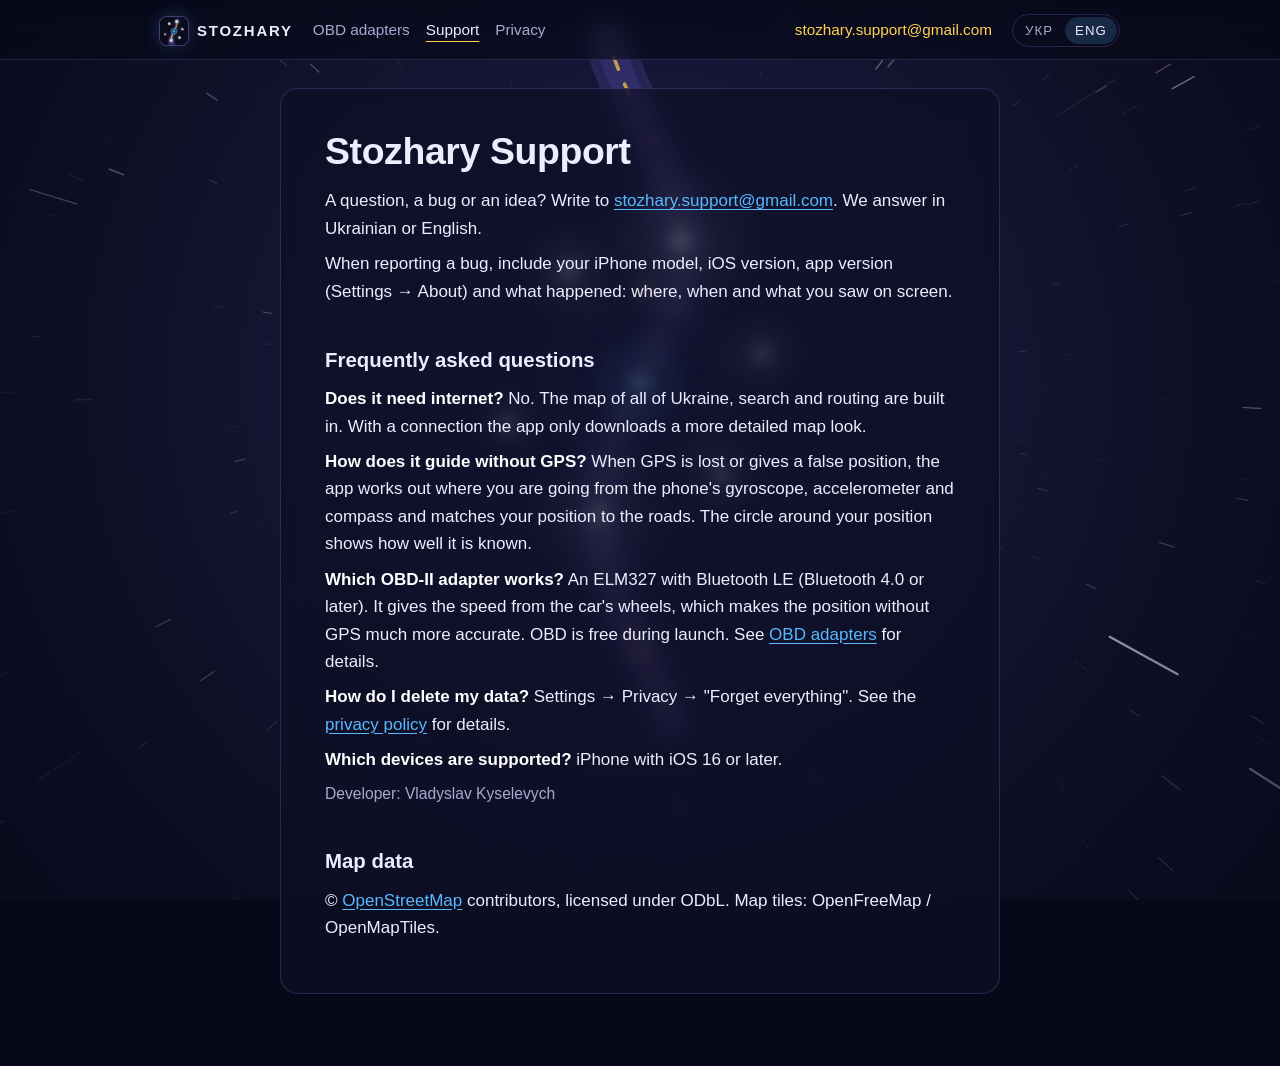
<file: en/support/index.html>
<!doctype html>
<html lang="en">
<head>
<meta charset="utf-8">
<meta name="viewport" content="width=device-width,initial-scale=1">
<title>Support · Stozhary</title>
<meta name="description" content="Support for the Stozhary app.">
<meta name="theme-color" content="#12132B">
<link rel="alternate" hreflang="uk" href="https://structuredwriter.github.io/stozhary-site/support/">
<link rel="alternate" hreflang="en" href="https://structuredwriter.github.io/stozhary-site/en/support/">
<link rel="alternate" hreflang="x-default" href="https://structuredwriter.github.io/stozhary-site/en/support/">
<link rel="icon" href="../../assets/favicon.svg" type="image/svg+xml">
<link rel="icon" href="../../assets/favicon-32.png" sizes="32x32" type="image/png">
<link rel="apple-touch-icon" href="../../assets/apple-touch-icon.png">
<meta property="og:image" content="https://structuredwriter.github.io/stozhary-site/assets/icon-512.png">
<link rel="stylesheet" href="../../assets/site.css">
</head>
<body>
<canvas id="sky" aria-hidden="true"></canvas>
<header class="top">
<a class="logo" href="../../en/"><img class="mark" src="../../assets/icon-64.png" alt="" width="28" height="28">Stozhary</a>
<nav aria-label="Sections"><a href="../../en/adapters/">OBD adapters</a><a href="../../en/support/" aria-current="page">Support</a><a href="../../en/privacy/">Privacy</a></nav>
<div class="langs"><a href="../../support/" hreflang="uk" lang="uk" data-lang="uk">УКР</a><span aria-current="true">ENG</span></div>
<a class="mail" href="mailto:stozhary.support@gmail.com">stozhary.support@gmail.com</a>
</header>
<main>
<div class="sheet">
<h1>Stozhary Support</h1>
<p>A question, a bug or an idea? Write to <a href="mailto:stozhary.support@gmail.com">stozhary.support@gmail.com</a>. We answer in Ukrainian or English.</p>
<p>When reporting a bug, include your iPhone model, iOS version, app version (Settings → About) and what happened: where, when and what you saw on screen.</p>

<h2>Frequently asked questions</h2>
<p><strong>Does it need internet?</strong> No. The map of all of Ukraine, search and routing are built in. With a connection the app only downloads a more detailed map look.</p>
<p><strong>How does it guide without GPS?</strong> When GPS is lost or gives a false position, the app works out where you are going from the phone's gyroscope, accelerometer and compass and matches your position to the roads. The circle around your position shows how well it is known.</p>
<p><strong>Which OBD-II adapter works?</strong> An ELM327 with Bluetooth LE (Bluetooth 4.0 or later). It gives the speed from the car's wheels, which makes the position without GPS much more accurate. OBD is free during launch. See <a href="../adapters/">OBD adapters</a> for details.</p>
<p><strong>How do I delete my data?</strong> Settings → Privacy → "Forget everything". See the <a href="../privacy/">privacy policy</a> for details.</p>
<p><strong>Which devices are supported?</strong> iPhone with iOS 16 or later.</p>

<p class="muted">Developer: Vladyslav Kyselevych</p>

<h2>Map data</h2>
<p>© <a href="https://www.openstreetmap.org/copyright">OpenStreetMap</a> contributors, licensed under ODbL. Map tiles: OpenFreeMap / OpenMapTiles.</p>

</div>
</main>
<script src="../../assets/sky.js"></script>
</body>
</html>
</file>
<file: assets/site.css>
/* Night sky behind a readable column: brand indigo, star white, road gold, driver blue. */
:root{
  --sky:#12132B; --sky-deep:#070818; --star:#EEEDFE; --muted:#A9A8CF;
  --road:#FFD34E; --driver:#59B8FF; --panel:rgba(14,15,36,.74); --line:rgba(156,134,255,.22);
  color-scheme:dark;
}
*{box-sizing:border-box}
html{background:var(--sky-deep)}
body{margin:0;background:var(--sky-deep);color:var(--star);
  font:17px/1.62 -apple-system,BlinkMacSystemFont,"SF Pro Text","Segoe UI",Roboto,sans-serif;
  padding-inline:16px;min-height:100vh}
#sky{position:fixed;inset:0;width:100%;height:100%;z-index:0;display:block;pointer-events:none}
main{position:relative;z-index:1;max-width:720px;margin:0 auto;padding-block:40px 72px}
.sheet{background:var(--panel);border:1px solid var(--line);border-radius:18px;padding:28px 24px 32px;
  -webkit-backdrop-filter:blur(8px) saturate(120%);backdrop-filter:blur(8px) saturate(120%)}
.sheet + .sheet{margin-top:28px}
@media (min-width:640px){.sheet{padding:40px 44px 44px}}
h1{font-size:clamp(1.7em,4.5vw,2.2em);line-height:1.2;margin:0 0 .35em;letter-spacing:-.01em;text-wrap:balance}
h2{font-size:1.2em;margin:1.9em 0 .4em;color:var(--star);text-wrap:balance}
p,li{margin:.45em 0}
ul,ol{padding-left:1.25em}
strong{color:#fff}
a{color:var(--driver);text-underline-offset:3px}
a:hover{color:#8fd0ff}
a:focus-visible{outline:2px solid var(--road);outline-offset:3px;border-radius:3px}
.muted{color:var(--muted);font-size:.92em}
.lang{display:flex;gap:16px;flex-wrap:wrap;margin:0 0 20px;font-size:.92em;letter-spacing:.02em}
.lang a{color:var(--muted)}
hr{display:none}
.brand{display:flex;align-items:center;gap:10px;font-weight:600;letter-spacing:.14em;text-transform:uppercase;font-size:.8em;color:var(--road);margin-bottom:14px}
.brand::before{content:"";width:8px;height:8px;border-radius:50%;background:var(--driver);box-shadow:0 0 0 4px rgba(89,184,255,.22)}
.hero{padding-block:12vh 4vh}
.hero h1{font-size:clamp(2.4em,9vw,4em);letter-spacing:.06em;margin:0}
.hero p{font-size:1.15em;color:var(--muted);max-width:28em;text-shadow:0 1px 12px rgba(7,8,24,.9)}
.links{list-style:none;padding:0;display:grid;gap:12px;margin-top:28px}
.links a{display:block;padding:16px 20px;border-radius:14px;background:var(--panel);border:1px solid var(--line);
  color:var(--star);text-decoration:none;-webkit-backdrop-filter:blur(8px);backdrop-filter:blur(8px)}
.links a:hover{border-color:rgba(255,211,78,.55)}
.links span{display:block;color:var(--muted);font-size:.88em}
.box{border:1px solid rgba(255,211,78,.35);background:rgba(255,211,78,.06);border-radius:12px;padding:10px 16px;margin:.8em 0}
.top{position:sticky;top:0;z-index:2;margin:0 -16px;padding-inline:max(16px,calc((100% - 960px) / 2 + 16px));display:flex;flex-wrap:wrap;align-items:center;gap:8px 20px;
  padding-block:14px 12px;border-bottom:1px solid var(--line);
  background:linear-gradient(rgba(7,8,24,.82),rgba(7,8,24,.6));-webkit-backdrop-filter:blur(10px);backdrop-filter:blur(10px)}
.top .logo{display:flex;align-items:center;gap:9px;color:var(--star);text-decoration:none;font-weight:700;letter-spacing:.12em;text-transform:uppercase;font-size:.88em}
.top .dot{width:8px;height:8px;border-radius:50%;background:var(--driver);box-shadow:0 0 0 4px rgba(89,184,255,.22)}
.top nav{display:flex;flex-wrap:wrap;gap:4px 16px;font-size:.9em}
.top nav a{color:var(--muted);text-decoration:none}
.top nav a:hover,.top nav a[aria-current="page"]{color:var(--star)}
.top nav a[aria-current="page"]{text-decoration:underline;text-decoration-color:var(--road);text-underline-offset:6px}
.top .mail{margin-left:auto;font-size:.9em;color:var(--road);text-decoration:none;white-space:nowrap}
.top .mail:hover{text-decoration:underline}
@media (max-width:560px){.top .mail{margin-left:0;flex-basis:100%}}
main{padding-block:28px 72px}
.top .langs{display:flex;gap:2px;font-size:.78em;letter-spacing:.08em;border:1px solid var(--line);border-radius:999px;padding:2px}
.top .langs a,.top .langs span{padding:3px 10px;border-radius:999px;text-decoration:none}
.top .langs a{color:var(--muted)}
.top .langs a:hover{color:var(--star)}
.top .langs span{background:rgba(89,184,255,.18);color:var(--star)}
.top .mail{margin-left:0}
.top .langs{margin-left:auto}
@media (max-width:560px){.top .langs{margin-left:auto}.top nav{order:3;flex-basis:100%}.top .mail{order:4}}
.top .mail{margin-left:auto;order:3}
.top .langs{margin-left:0;order:4}
@media (max-width:900px){.top .langs{margin-left:auto;order:2}.top nav{order:3;flex-basis:100%}.top .mail{margin-left:0;order:4;flex-basis:100%}}
.top .mark{width:28px;height:28px;border-radius:7px;box-shadow:0 0 0 1px rgba(156,134,255,.35),0 0 18px rgba(89,184,255,.25)}
</file>
